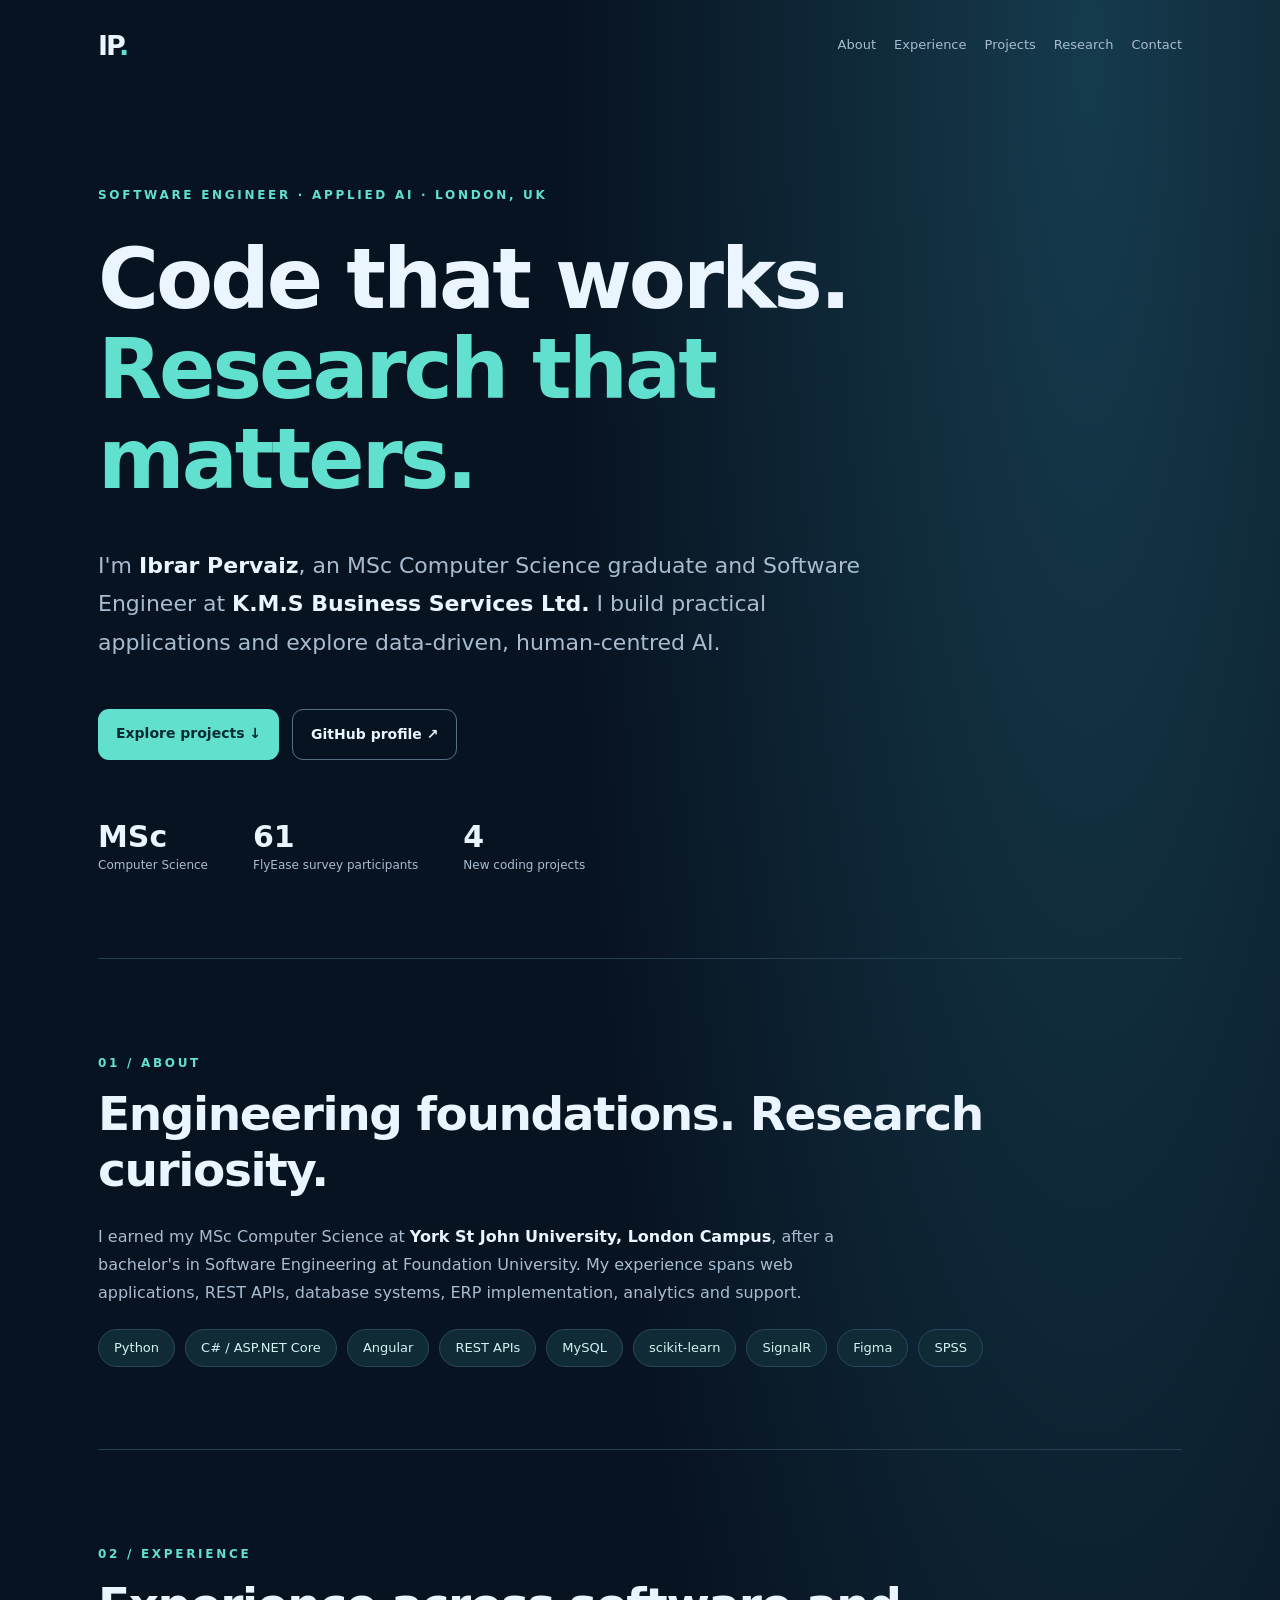
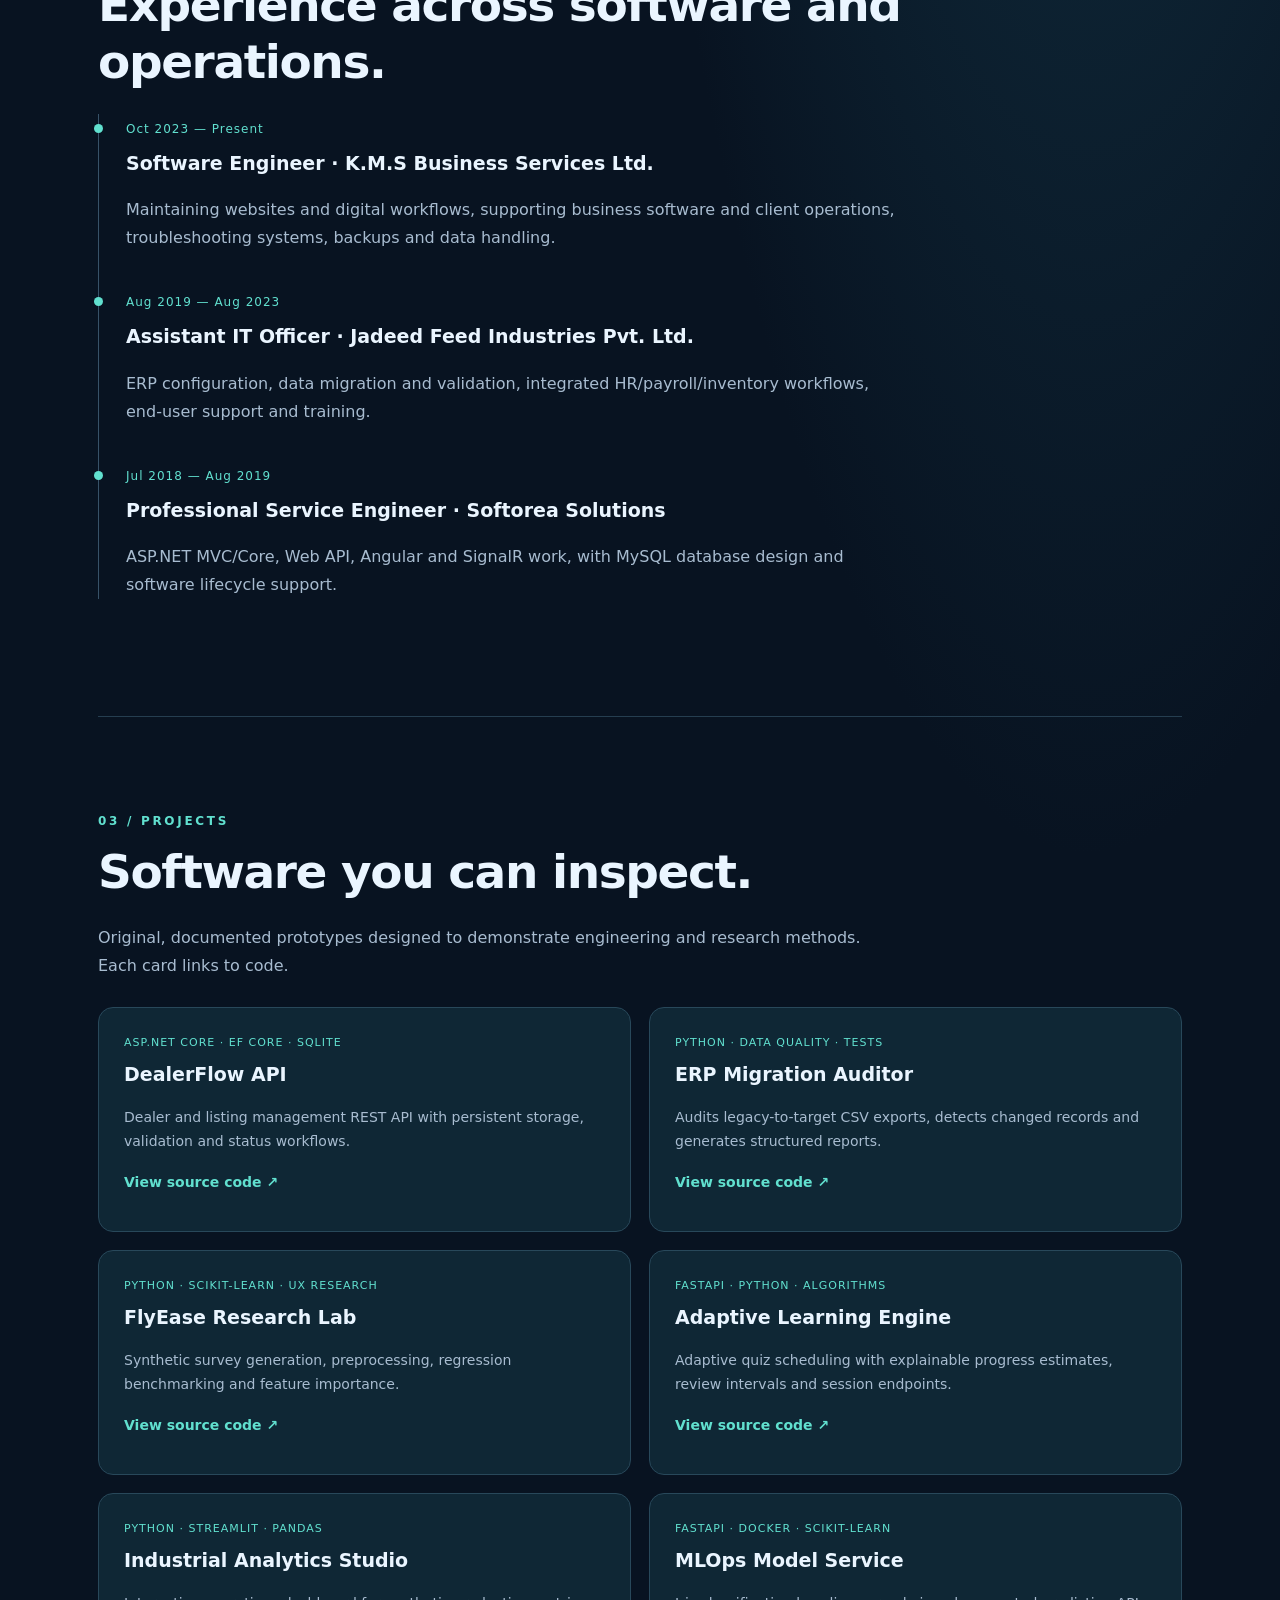
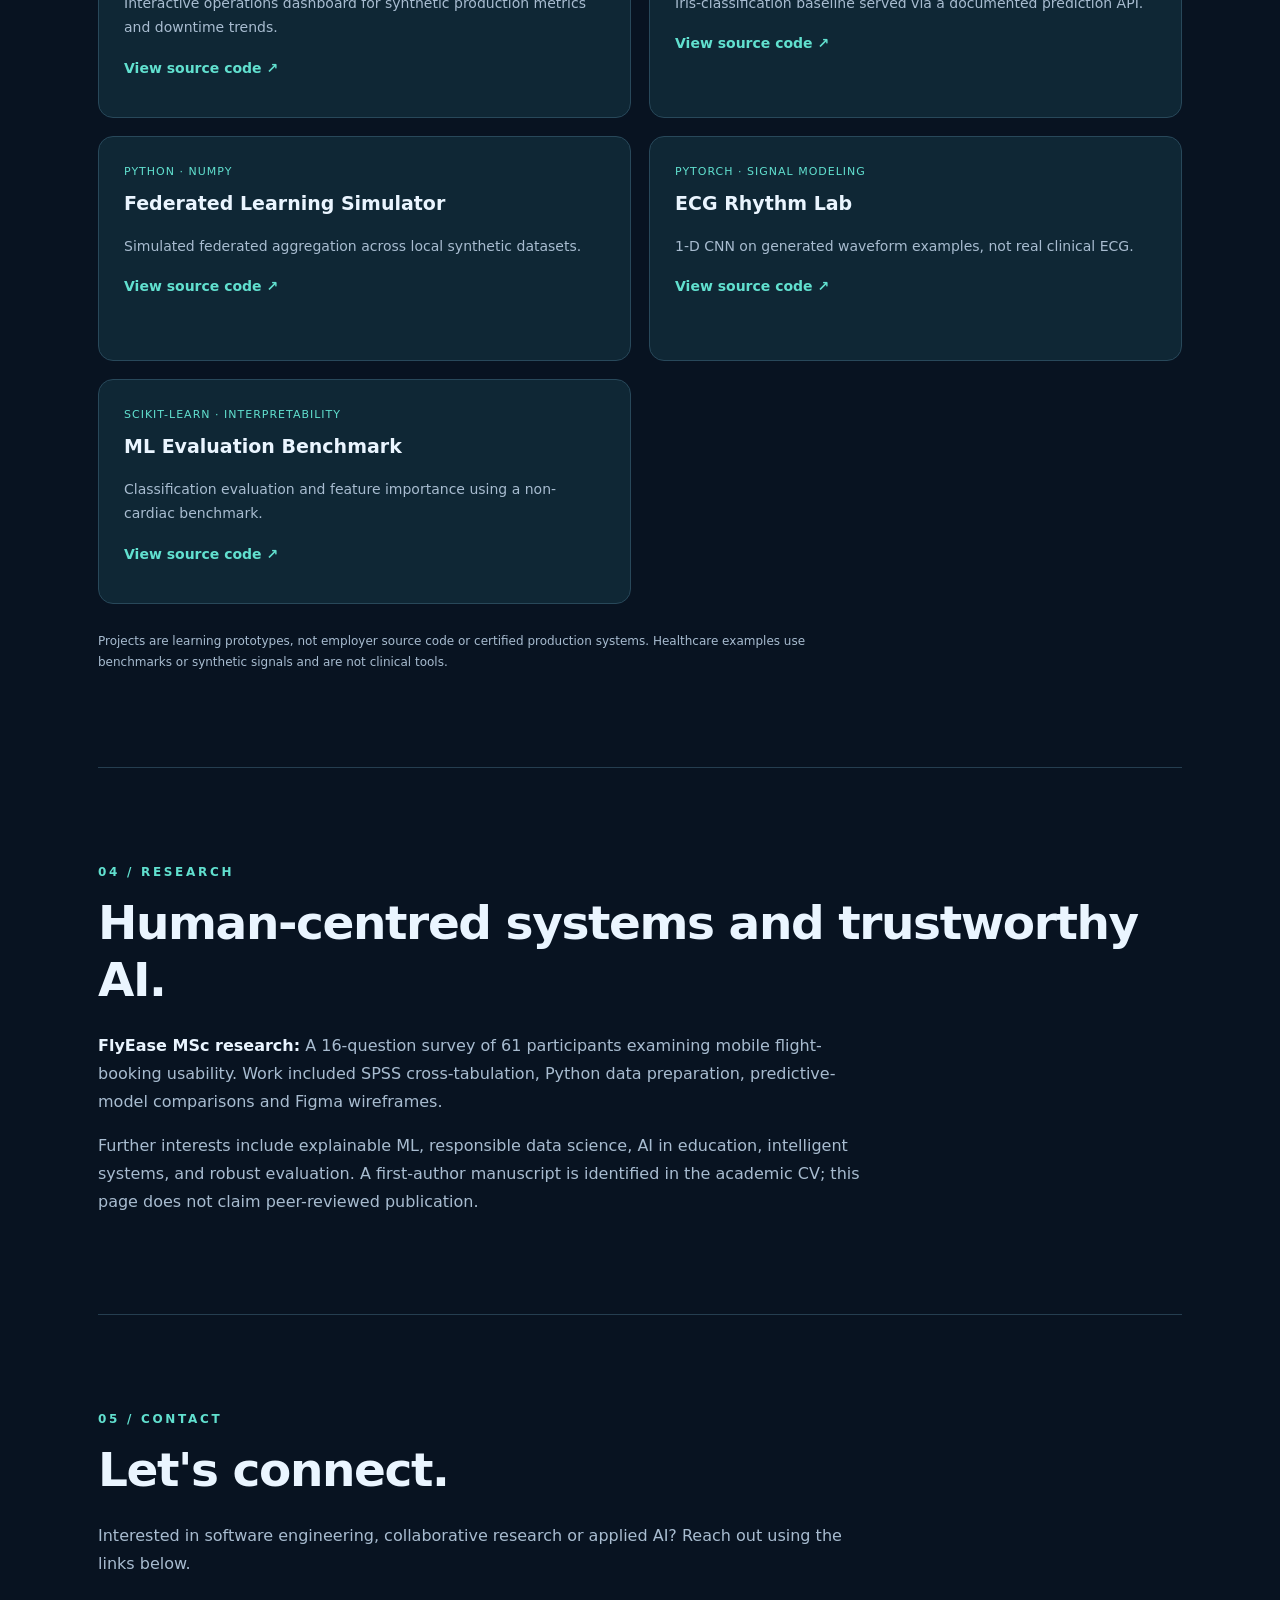
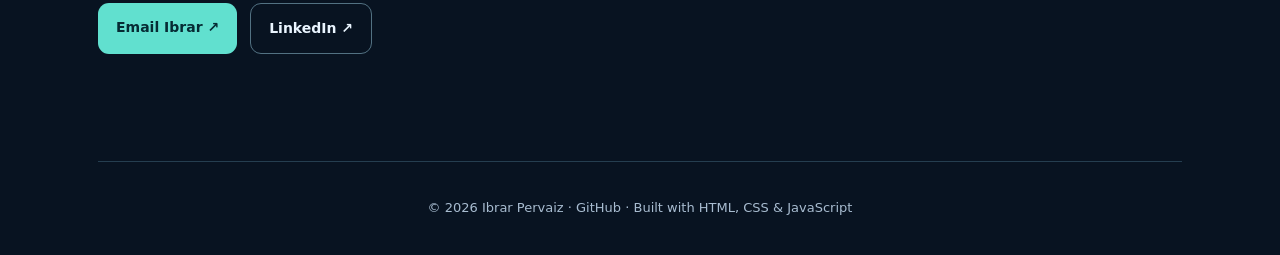
<file: docs/index.html>
<!doctype html>
<html lang="en">
<head>
  <meta charset="utf-8">
  <meta name="viewport" content="width=device-width, initial-scale=1">
  <meta name="description" content="Ibrar Pervaiz — Software Engineer at K.M.S Business Services Ltd., MSc Computer Science, data science, research and software projects.">
  <meta name="theme-color" content="#081321">
  <title>Ibrar Pervaiz · Software Engineer & Applied AI</title>
  <link rel="stylesheet" href="style.css">
  <script src="main.js" defer></script>
</head>
<body>
  <a class="skip" href="#main">Skip to content</a>
  <header class="nav">
    <a class="brand" href="#home" aria-label="Ibrar Pervaiz home">IP<span>.</span></a>
    <nav aria-label="Main navigation">
      <a href="#about">About</a><a href="#experience">Experience</a><a href="#projects">Projects</a>
      <a href="#research">Research</a><a href="#contact">Contact</a>
    </nav>
  </header>
  <main id="main">
    <section class="hero" id="home">
      <p class="eyebrow">SOFTWARE ENGINEER · APPLIED AI · LONDON, UK</p>
      <h1>Code that works.<br><em>Research that matters.</em></h1>
      <p class="lead">I'm <strong>Ibrar Pervaiz</strong>, an MSc Computer Science graduate and Software Engineer at <strong>K.M.S Business Services Ltd.</strong> I build practical applications and explore data-driven, human-centred AI.</p>
      <div class="actions">
        <a class="button" href="#projects">Explore projects ↓</a>
        <a class="button secondary" href="https://github.com/ibrar1921" rel="noopener" target="_blank">GitHub profile ↗</a>
      </div>
      <div class="metrics" aria-label="Profile highlights">
        <div><strong>MSc</strong><span>Computer Science</span></div>
        <div><strong>61</strong><span>FlyEase survey participants</span></div>
        <div><strong>4</strong><span>New coding projects</span></div>
      </div>
    </section>
    <section id="about">
      <p class="eyebrow">01 / ABOUT</p>
      <h2>Engineering foundations. Research curiosity.</h2>
      <p>I earned my MSc Computer Science at <strong>York St John University, London Campus</strong>, after a bachelor's in Software Engineering at Foundation University. My experience spans web applications, REST APIs, database systems, ERP implementation, analytics and support.</p>
      <div class="chips" aria-label="Technical skills">
        <span>Python</span><span>C# / ASP.NET Core</span><span>Angular</span><span>REST APIs</span>
        <span>MySQL</span><span>scikit-learn</span><span>SignalR</span><span>Figma</span><span>SPSS</span>
      </div>
    </section>
    <section id="experience">
      <p class="eyebrow">02 / EXPERIENCE</p>
      <h2>Experience across software and operations.</h2>
      <div class="timeline">
        <article><span class="time">Oct 2023 — Present</span><h3>Software Engineer · K.M.S Business Services Ltd.</h3><p>Maintaining websites and digital workflows, supporting business software and client operations, troubleshooting systems, backups and data handling.</p></article>
        <article><span class="time">Aug 2019 — Aug 2023</span><h3>Assistant IT Officer · Jadeed Feed Industries Pvt. Ltd.</h3><p>ERP configuration, data migration and validation, integrated HR/payroll/inventory workflows, end-user support and training.</p></article>
        <article><span class="time">Jul 2018 — Aug 2019</span><h3>Professional Service Engineer · Softorea Solutions</h3><p>ASP.NET MVC/Core, Web API, Angular and SignalR work, with MySQL database design and software lifecycle support.</p></article>
      </div>
    </section>
    <section id="projects">
      <p class="eyebrow">03 / PROJECTS</p>
      <h2>Software you can inspect.</h2>
      <p>Original, documented prototypes designed to demonstrate engineering and research methods. Each card links to code.</p>
      <div id="project-grid" class="grid" aria-label="Project list"></div>
      <p class="note">Projects are learning prototypes, not employer source code or certified production systems. Healthcare examples use benchmarks or synthetic signals and are not clinical tools.</p>
    </section>
    <section id="research">
      <p class="eyebrow">04 / RESEARCH</p>
      <h2>Human-centred systems and trustworthy AI.</h2>
      <p><strong>FlyEase MSc research:</strong> A 16-question survey of 61 participants examining mobile flight-booking usability. Work included SPSS cross-tabulation, Python data preparation, predictive-model comparisons and Figma wireframes.</p>
      <p>Further interests include explainable ML, responsible data science, AI in education, intelligent systems, and robust evaluation. A first-author manuscript is identified in the academic CV; this page does not claim peer-reviewed publication.</p>
    </section>
    <section id="contact">
      <p class="eyebrow">05 / CONTACT</p>
      <h2>Let's connect.</h2>
      <p>Interested in software engineering, collaborative research or applied AI? Reach out using the links below.</p>
      <div class="actions"><a class="button" href="mailto:Ibrar9798@gmail.com">Email Ibrar ↗</a>
      <a class="button secondary" href="https://www.linkedin.com/in/ibrar-pervaiz-0b1a2a158/" rel="noopener" target="_blank">LinkedIn ↗</a></div>
    </section>
  </main>
  <footer>© <span id="year"></span> Ibrar Pervaiz · <a href="https://github.com/ibrar1921">GitHub</a> · Built with HTML, CSS & JavaScript</footer>
</body>
</html>
</file>
<file: docs/style.css>
:root{color-scheme:dark;--bg:#081321;--ink:#eaf5ff;--muted:#a8bcd0;--accent:#61e0cf;--card:#0f2735;--border:#28485a}
*{box-sizing:border-box}html{scroll-behavior:smooth}body{margin:0;background:radial-gradient(ellipse at 85% 1%,#153b4d,transparent 34%),var(--bg);color:var(--ink);font:16px/1.75 Inter,ui-sans-serif,system-ui,-apple-system,Segoe UI,sans-serif}
a{color:inherit;text-decoration:none}a:focus-visible{outline:2px solid var(--accent);outline-offset:4px}.skip{position:absolute;transform:translateY(-200%);background:#fff;color:#000;padding:8px}.skip:focus{transform:none}
.nav{max-width:1140px;margin:auto;display:flex;justify-content:space-between;gap:20px;align-items:center;padding:22px 28px}.brand{font-size:27px;font-weight:900;letter-spacing:-2px}.brand span,em{color:var(--accent)}nav{display:flex;flex-wrap:wrap;gap:18px}nav a{color:var(--muted);font-size:13px}nav a:hover,a:hover{color:var(--accent)}main{max-width:1140px;margin:auto;padding:0 28px}
section{padding:82px 0;border-bottom:1px solid #253e50}.hero{min-height:78vh;display:flex;flex-direction:column;justify-content:center;align-items:flex-start}.eyebrow{font-size:12px;letter-spacing:2.7px;color:var(--accent);font-weight:800;text-transform:uppercase}
h1{font-size:clamp(46px,6.5vw,88px);line-height:1.08;letter-spacing:-3px;margin:17px 0 20px;max-width:1000px}h1 em{font-style:normal}h2{font-size:clamp(29px,4vw,47px);line-height:1.2;letter-spacing:-1.4px;margin:12px 0 24px}h3{font-size:19px;margin:5px 0}
p{color:var(--muted);max-width:770px}p strong{color:var(--ink)}.lead{font-size:clamp(18px,2vw,22px);max-width:785px}.actions{display:flex;gap:13px;flex-wrap:wrap;margin:25px 0}
.button{padding:12px 18px;border-radius:11px;font-size:14px;font-weight:800;color:#062b34;background:var(--accent)}.button.secondary{background:transparent;color:var(--ink);border:1px solid #527182}
.metrics{display:flex;gap:45px;flex-wrap:wrap;margin-top:34px}.metrics div{display:flex;flex-direction:column}.metrics strong{font-size:30px;color:var(--ink);line-height:1.2}.metrics span{font-size:12px;color:var(--muted)}
.chips{display:flex;flex-wrap:wrap;gap:10px;margin-top:22px}.chips span{border:1px solid var(--border);padding:7px 15px;border-radius:99px;background:#102b36;color:#d2f2f2;font-size:13px}
.timeline{border-left:1px solid #375268;padding-left:27px}.timeline article{margin-bottom:35px;position:relative}.timeline article:before{content:"";height:9px;width:9px;background:var(--accent);border-radius:50%;position:absolute;left:-32px;top:10px}.timeline .time{font-size:12px;letter-spacing:1px;color:var(--accent)}
.grid{display:grid;grid-template-columns:repeat(2,minmax(0,1fr));gap:18px;margin:27px 0}.card{border:1px solid var(--border);background:var(--card);border-radius:15px;padding:25px;min-height:225px}.card:hover{border-color:#4ba4a4}.card .tag{font-size:11px;letter-spacing:1px;text-transform:uppercase;color:var(--accent)}.card p{font-size:14px}.card a{font-size:14px;font-weight:800;color:var(--accent)}.note{font-size:12px}footer{padding:35px 20px;color:var(--muted);text-align:center;font-size:13px}
@media(max-width:720px){nav{gap:10px}nav a{font-size:12px}.grid{grid-template-columns:1fr}section{padding:57px 0}.hero{min-height:73vh}.nav{align-items:flex-start}.metrics{gap:18px}h1{letter-spacing:-2px}}
</file>
